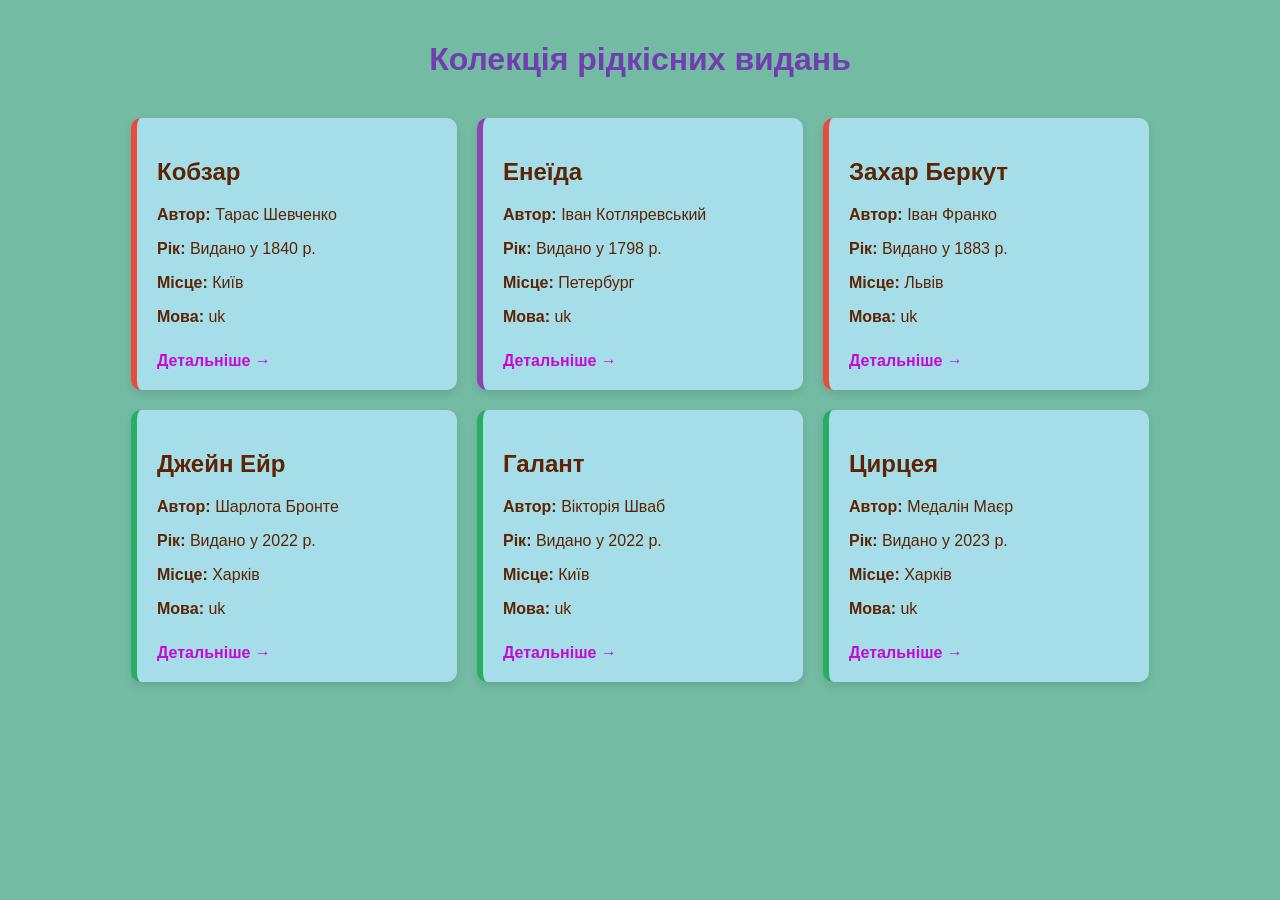
<file: index.html>
<!DOCTYPE html>
<html lang="uk">
<head>
    <meta charset="UTF-8">
    <title>Цифровий архів</title>
    <link rel="stylesheet" href="style.css">
</head>
<body>
    <h1>Колекція рідкісних видань</h1>
    <div class="gallery">

        <div class="card" style="border-left-color: #e74c3c;">
            <h2>Кобзар</h2>
            <p><strong>Автор:</strong> Тарас Шевченко</p>
            <p><strong>Рік:</strong> Видано у 1840 р.</p>
            <p><strong>Місце:</strong> Київ</p>
            <p><strong>Мова:</strong> uk</p>
            <a href="book_1.html">Детальніше →</a>
        </div>
    
        <div class="card" style="border-left-color: #8e44ad;">
            <h2>Енеїда</h2>
            <p><strong>Автор:</strong> Іван Котляревський</p>
            <p><strong>Рік:</strong> Видано у 1798 р.</p>
            <p><strong>Місце:</strong> Петербург</p>
            <p><strong>Мова:</strong> uk</p>
            <a href="book_2.html">Детальніше →</a>
        </div>
    
        <div class="card" style="border-left-color: #e74c3c;">
            <h2>Захар Беркут</h2>
            <p><strong>Автор:</strong> Іван Франко</p>
            <p><strong>Рік:</strong> Видано у 1883 р.</p>
            <p><strong>Місце:</strong> Львів</p>
            <p><strong>Мова:</strong> uk</p>
            <a href="book_3.html">Детальніше →</a>
        </div>
    
        <div class="card" style="border-left-color: #27ae60;">
            <h2>Джейн Ейр</h2>
            <p><strong>Автор:</strong> Шарлота Бронте</p>
            <p><strong>Рік:</strong> Видано у 2022 р.</p>
            <p><strong>Місце:</strong> Харків</p>
            <p><strong>Мова:</strong> uk</p>
            <a href="book_4.html">Детальніше →</a>
        </div>
    
        <div class="card" style="border-left-color: #27ae60;">
            <h2>Галант</h2>
            <p><strong>Автор:</strong> Вікторія Шваб</p>
            <p><strong>Рік:</strong> Видано у 2022 р.</p>
            <p><strong>Місце:</strong> Київ</p>
            <p><strong>Мова:</strong> uk</p>
            <a href="book_5.html">Детальніше →</a>
        </div>
    
        <div class="card" style="border-left-color: #27ae60;">
            <h2>Цирцея</h2>
            <p><strong>Автор:</strong> Медалін Маєр</p>
            <p><strong>Рік:</strong> Видано у 2023 р.</p>
            <p><strong>Місце:</strong> Харків</p>
            <p><strong>Мова:</strong> uk</p>
            <a href="book_6.html">Детальніше →</a>
        </div>
    
    </div>
</body>
</html>
</file>
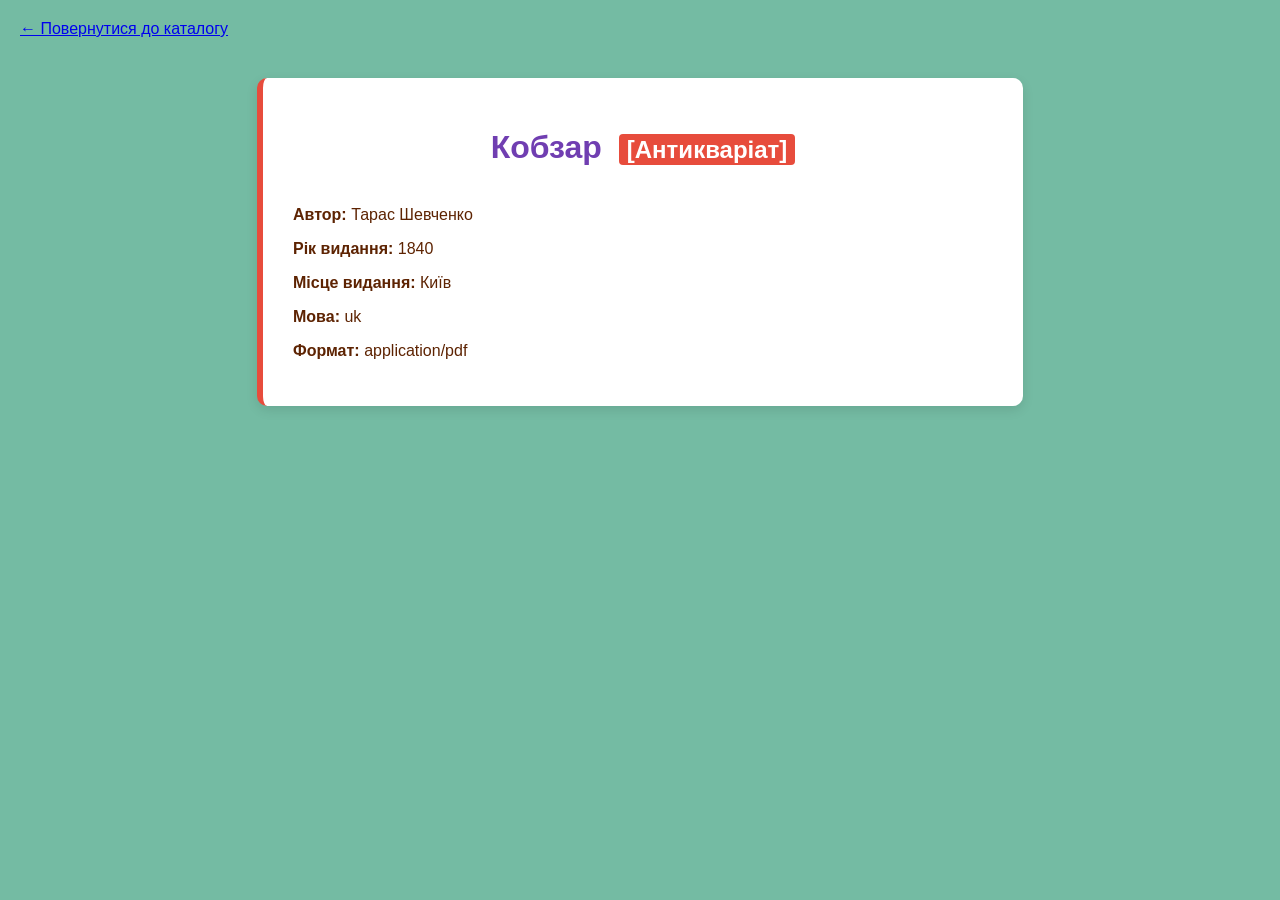
<file: book_1.html>
<!DOCTYPE html>
<html lang="uk">
<head>
    <meta charset="UTF-8">
    <title>Кобзар</title>
    <link rel="stylesheet" href="style.css">
</head>
<body>
    <a href="index.html">← Повернутися до каталогу</a>
    <div class="detail-card" style="border-left-color: #e74c3c;">
        <h1>Кобзар <span class="badge">[Антикваріат]</span></h1>
        <p><strong>Автор:</strong> Тарас Шевченко</p>
        <p><strong>Рік видання:</strong> 1840</p>
        <p><strong>Місце видання:</strong> Київ</p>
        <p><strong>Мова:</strong> uk</p>
        <p><strong>Формат:</strong> application/pdf</p>
    </div>
</body>
</html>
</file>
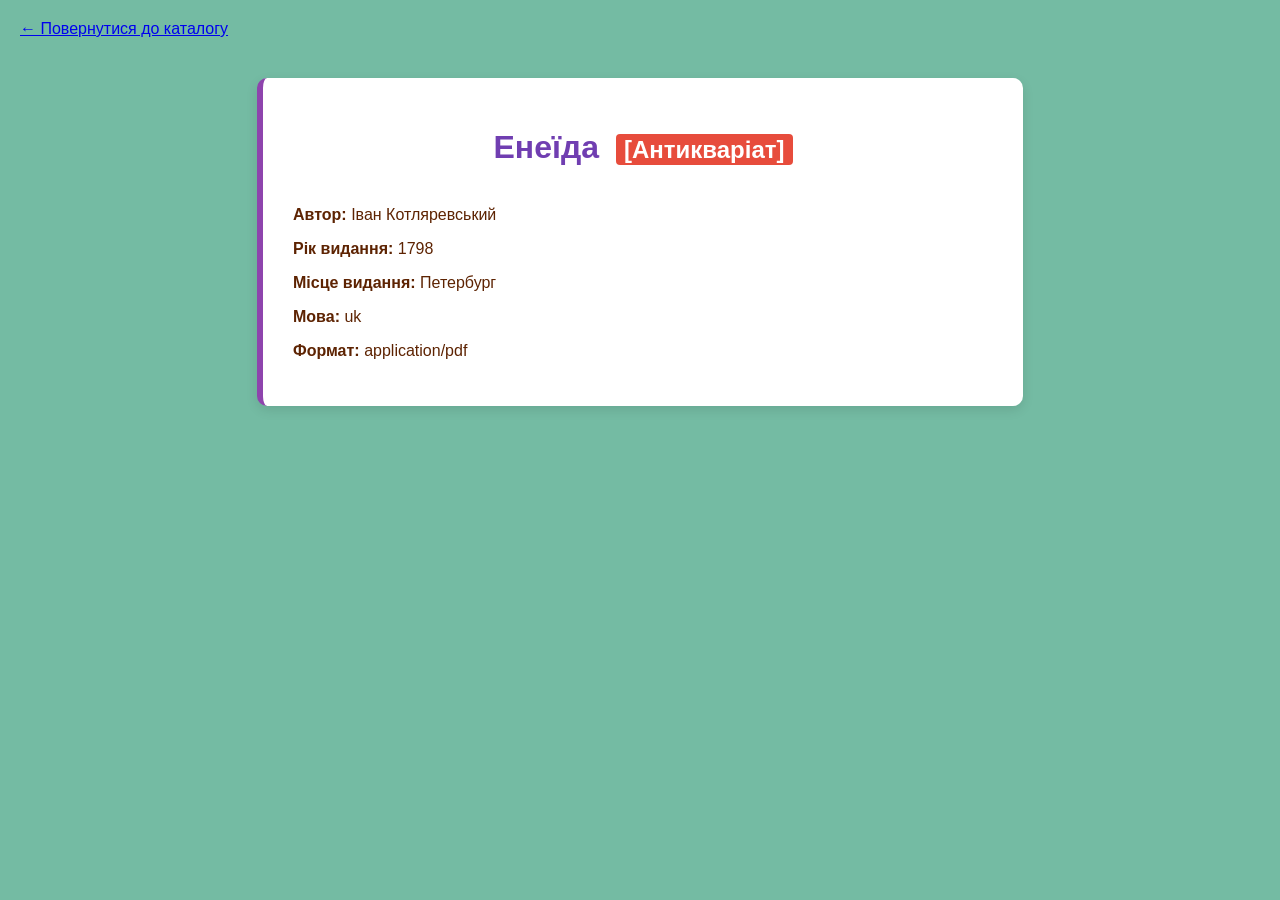
<file: book_2.html>
<!DOCTYPE html>
<html lang="uk">
<head>
    <meta charset="UTF-8">
    <title>Енеїда</title>
    <link rel="stylesheet" href="style.css">
</head>
<body>
    <a href="index.html">← Повернутися до каталогу</a>
    <div class="detail-card" style="border-left-color: #8e44ad;">
        <h1>Енеїда <span class="badge">[Антикваріат]</span></h1>
        <p><strong>Автор:</strong> Іван Котляревський</p>
        <p><strong>Рік видання:</strong> 1798</p>
        <p><strong>Місце видання:</strong> Петербург</p>
        <p><strong>Мова:</strong> uk</p>
        <p><strong>Формат:</strong> application/pdf</p>
    </div>
</body>
</html>
</file>
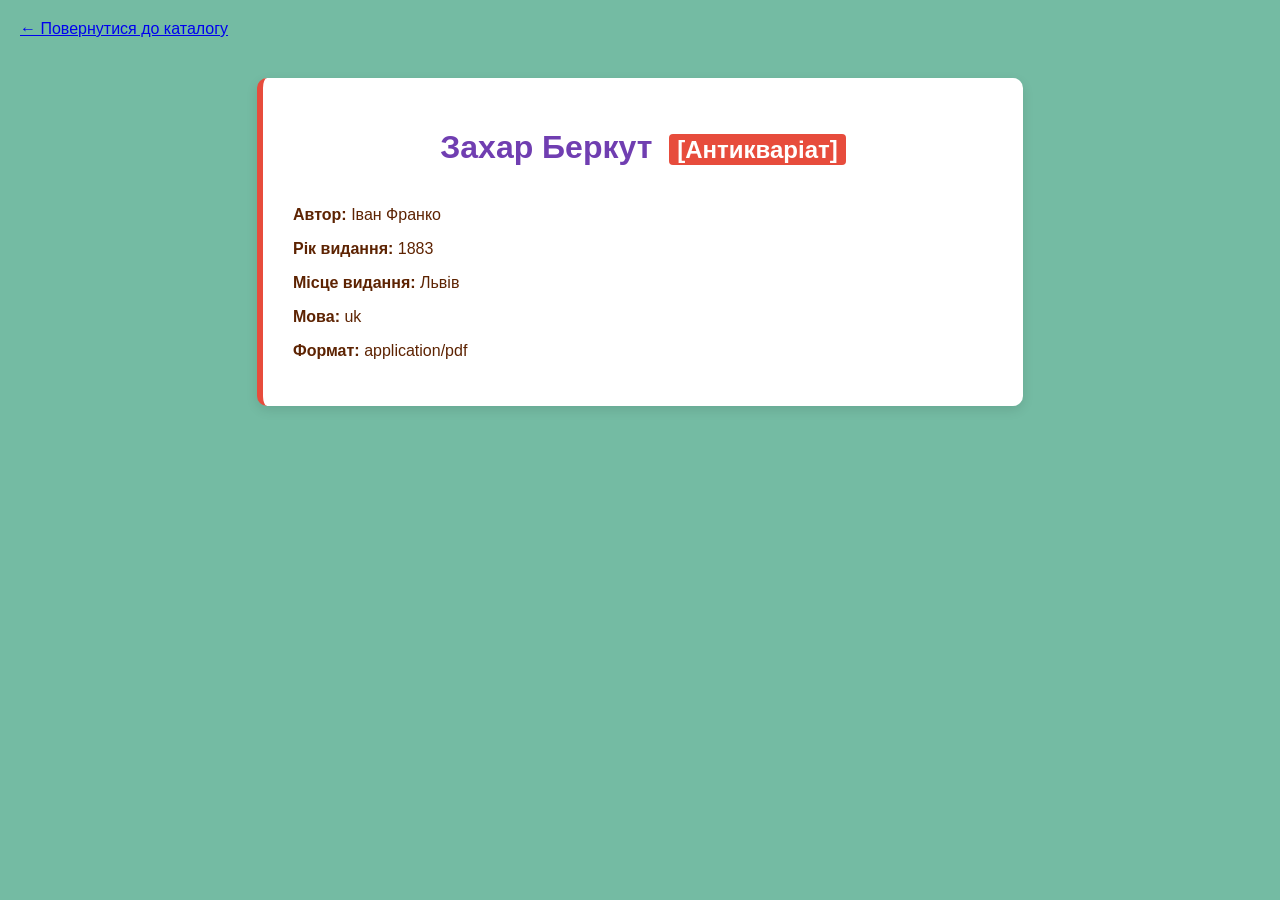
<file: book_3.html>
<!DOCTYPE html>
<html lang="uk">
<head>
    <meta charset="UTF-8">
    <title>Захар Беркут</title>
    <link rel="stylesheet" href="style.css">
</head>
<body>
    <a href="index.html">← Повернутися до каталогу</a>
    <div class="detail-card" style="border-left-color: #e74c3c;">
        <h1>Захар Беркут <span class="badge">[Антикваріат]</span></h1>
        <p><strong>Автор:</strong> Іван Франко</p>
        <p><strong>Рік видання:</strong> 1883</p>
        <p><strong>Місце видання:</strong> Львів</p>
        <p><strong>Мова:</strong> uk</p>
        <p><strong>Формат:</strong> application/pdf</p>
    </div>
</body>
</html>
</file>
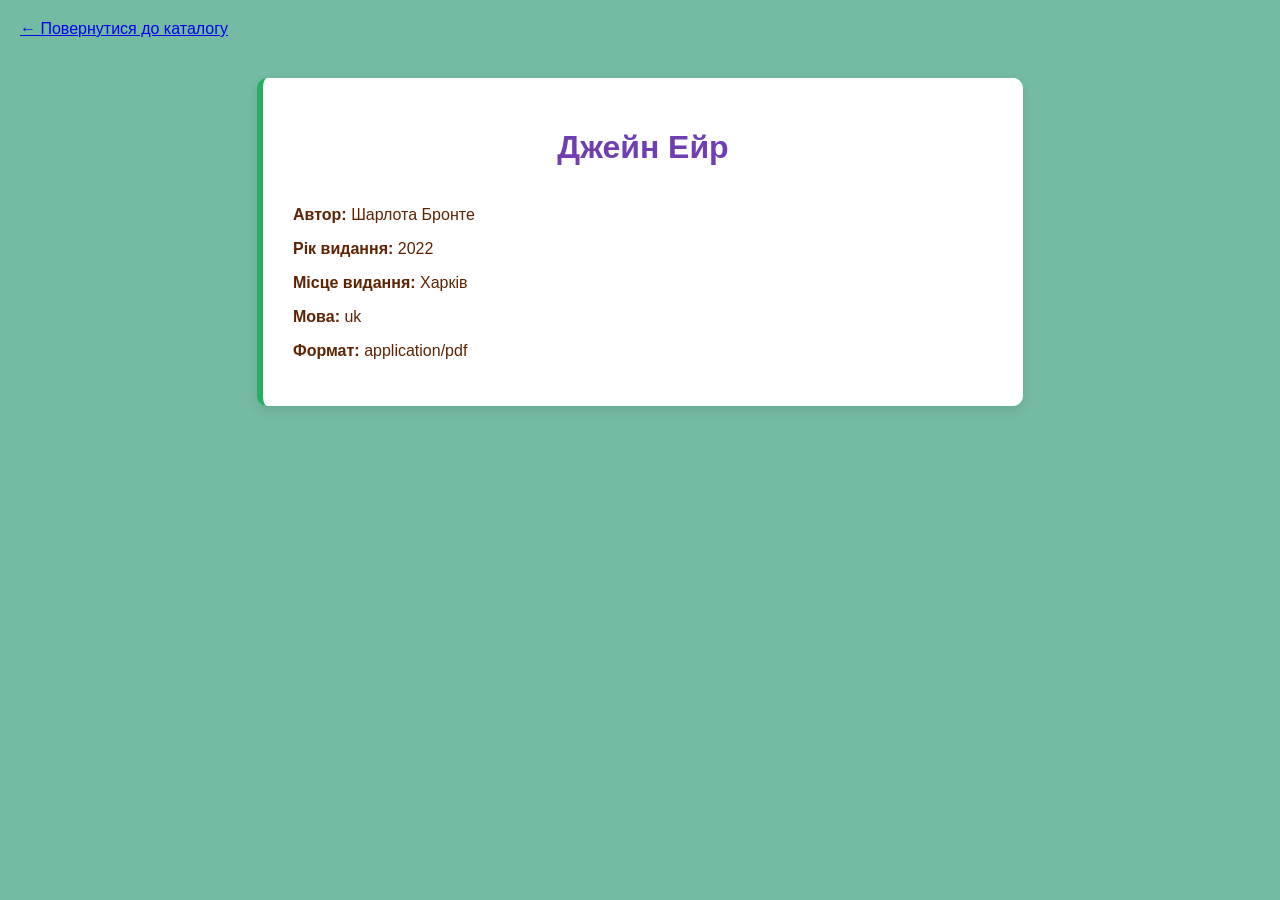
<file: book_4.html>
<!DOCTYPE html>
<html lang="uk">
<head>
    <meta charset="UTF-8">
    <title>Джейн Ейр</title>
    <link rel="stylesheet" href="style.css">
</head>
<body>
    <a href="index.html">← Повернутися до каталогу</a>
    <div class="detail-card" style="border-left-color: #27ae60;">
        <h1>Джейн Ейр </h1>
        <p><strong>Автор:</strong> Шарлота Бронте</p>
        <p><strong>Рік видання:</strong> 2022</p>
        <p><strong>Місце видання:</strong> Харків</p>
        <p><strong>Мова:</strong> uk</p>
        <p><strong>Формат:</strong> application/pdf</p>
    </div>
</body>
</html>
</file>
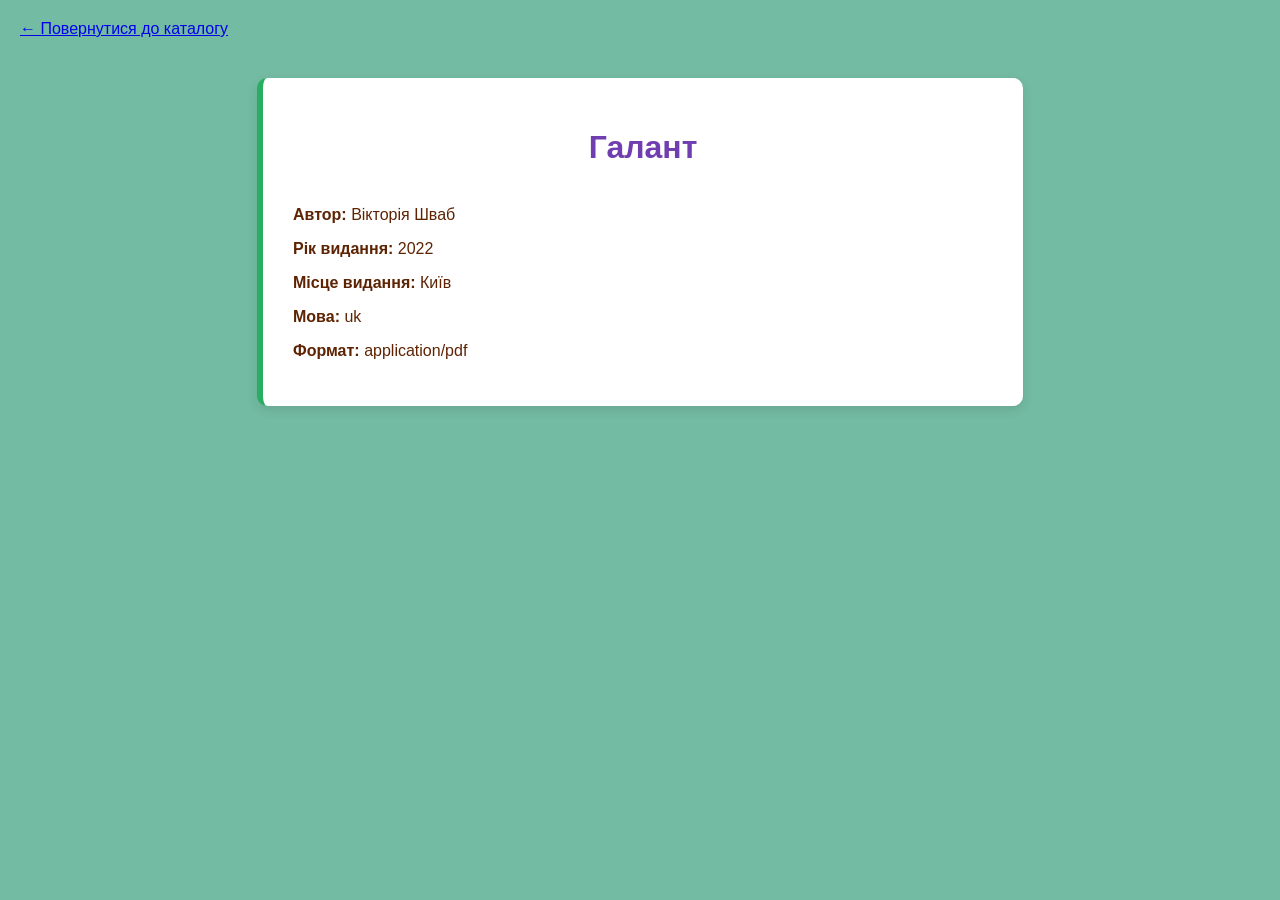
<file: book_5.html>
<!DOCTYPE html>
<html lang="uk">
<head>
    <meta charset="UTF-8">
    <title>Галант</title>
    <link rel="stylesheet" href="style.css">
</head>
<body>
    <a href="index.html">← Повернутися до каталогу</a>
    <div class="detail-card" style="border-left-color: #27ae60;">
        <h1>Галант </h1>
        <p><strong>Автор:</strong> Вікторія Шваб</p>
        <p><strong>Рік видання:</strong> 2022</p>
        <p><strong>Місце видання:</strong> Київ</p>
        <p><strong>Мова:</strong> uk</p>
        <p><strong>Формат:</strong> application/pdf</p>
    </div>
</body>
</html>
</file>
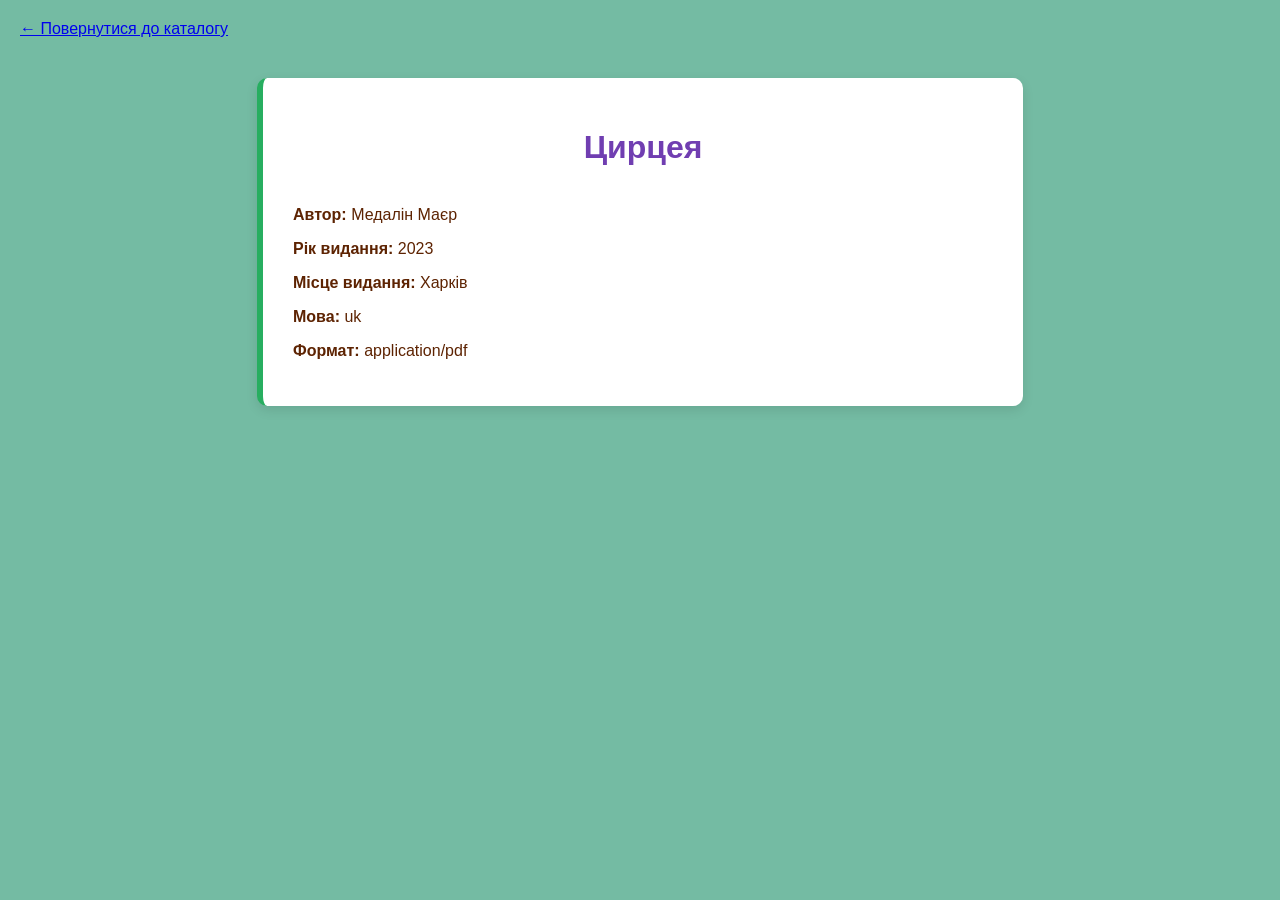
<file: book_6.html>
<!DOCTYPE html>
<html lang="uk">
<head>
    <meta charset="UTF-8">
    <title>Цирцея</title>
    <link rel="stylesheet" href="style.css">
</head>
<body>
    <a href="index.html">← Повернутися до каталогу</a>
    <div class="detail-card" style="border-left-color: #27ae60;">
        <h1>Цирцея </h1>
        <p><strong>Автор:</strong> Медалін Маєр</p>
        <p><strong>Рік видання:</strong> 2023</p>
        <p><strong>Місце видання:</strong> Харків</p>
        <p><strong>Мова:</strong> uk</p>
        <p><strong>Формат:</strong> application/pdf</p>
    </div>
</body>
</html>
</file>
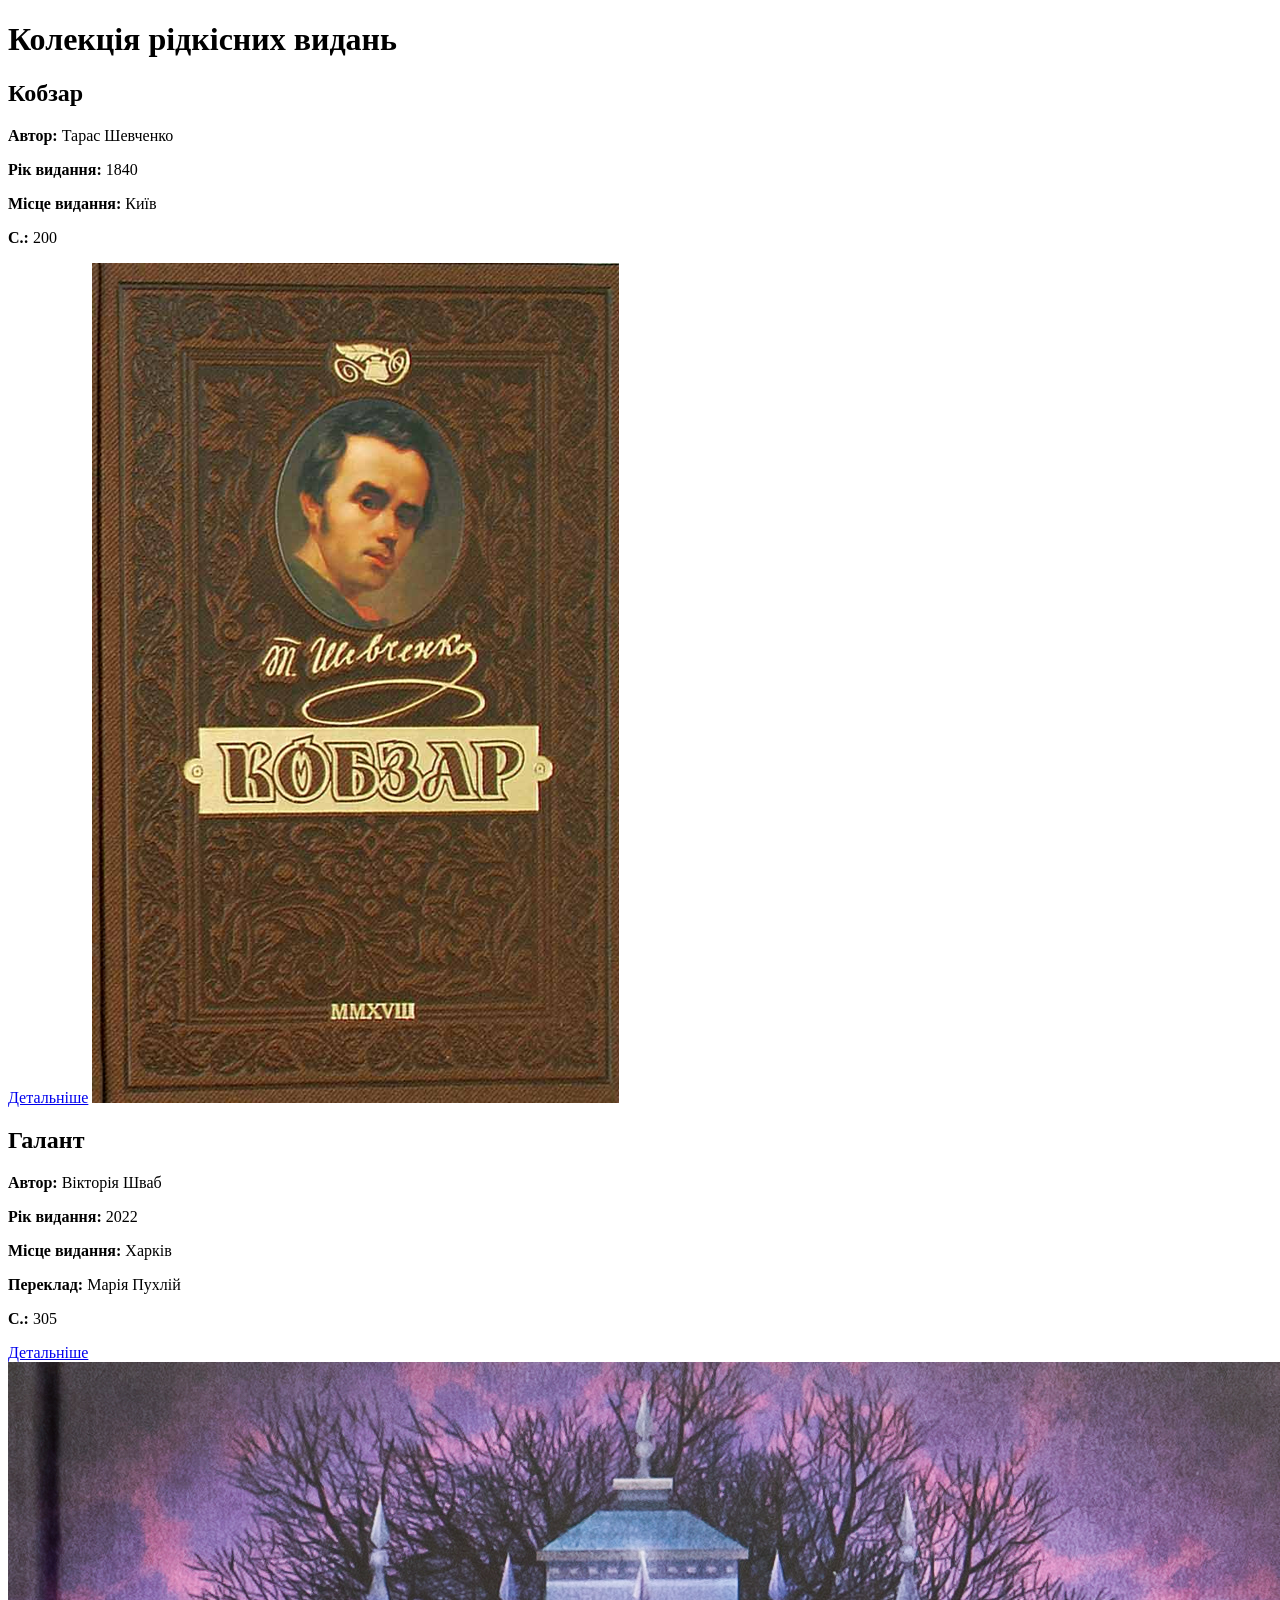
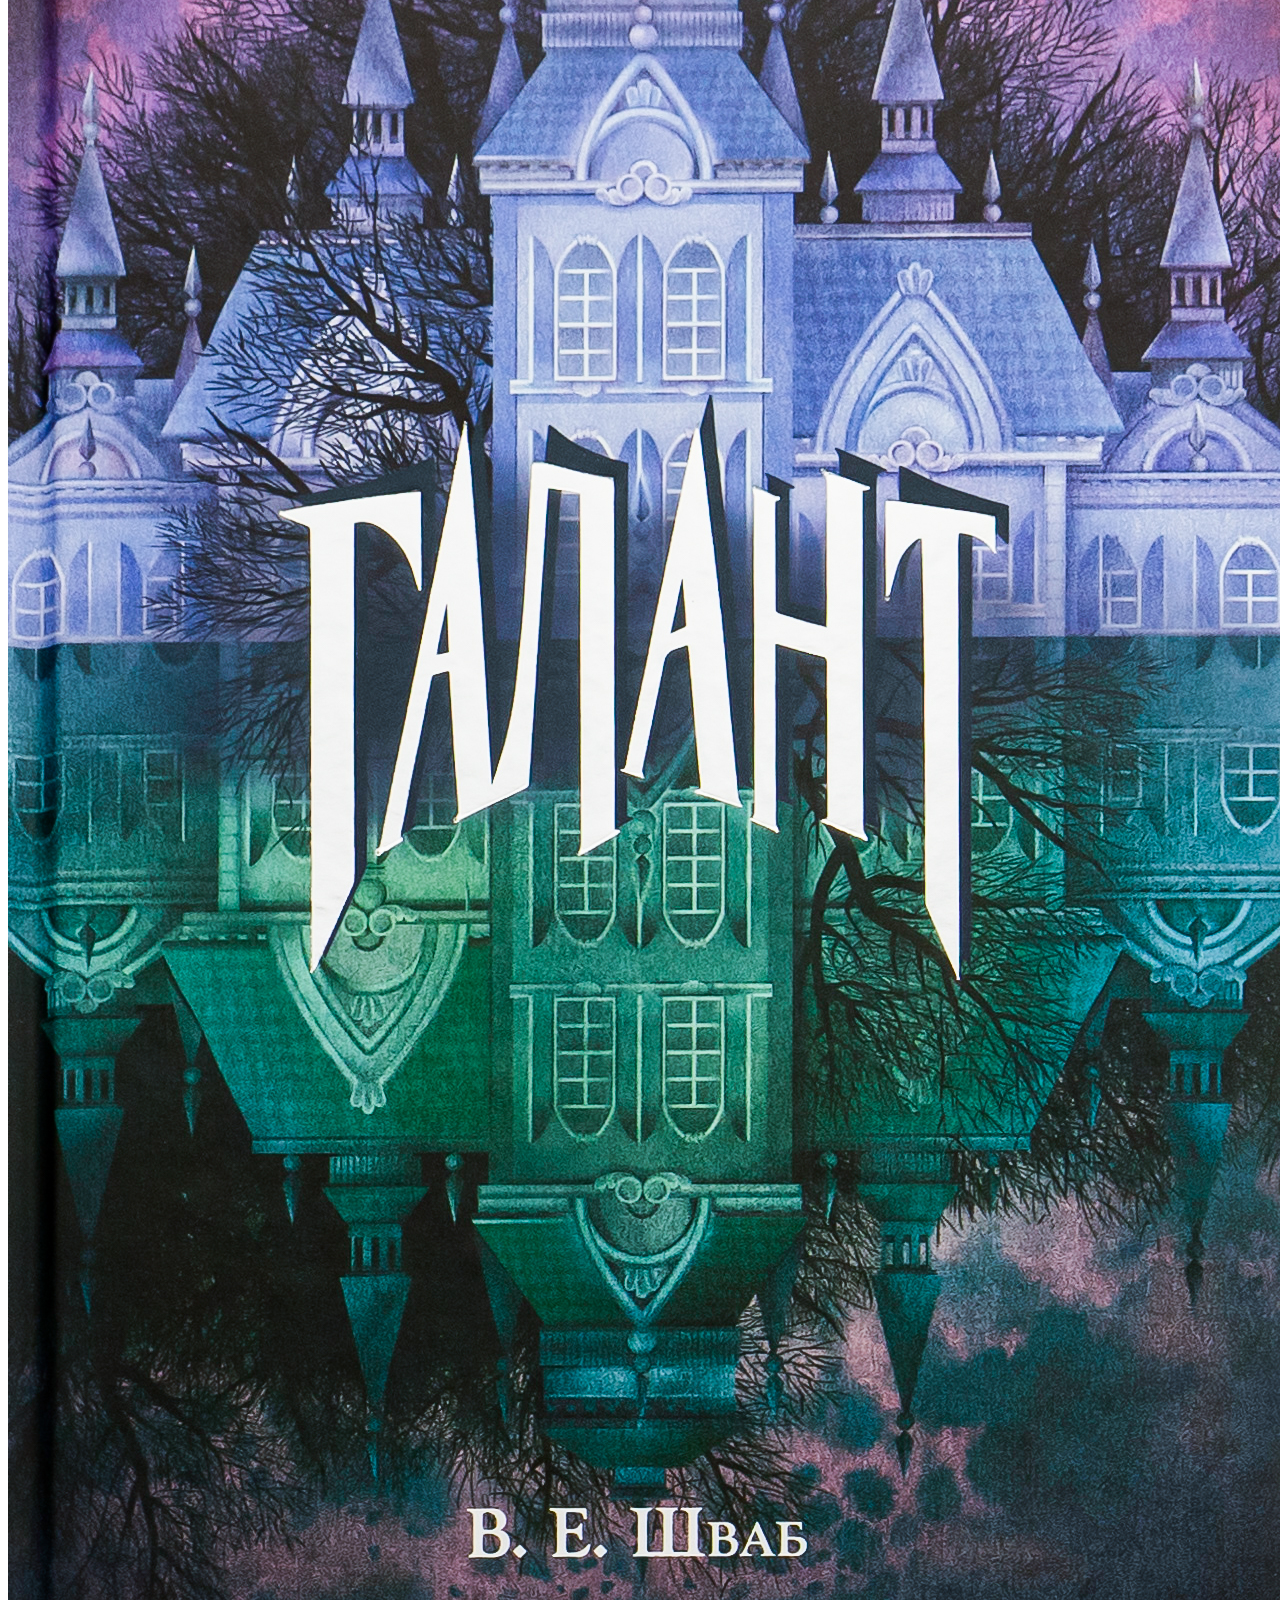
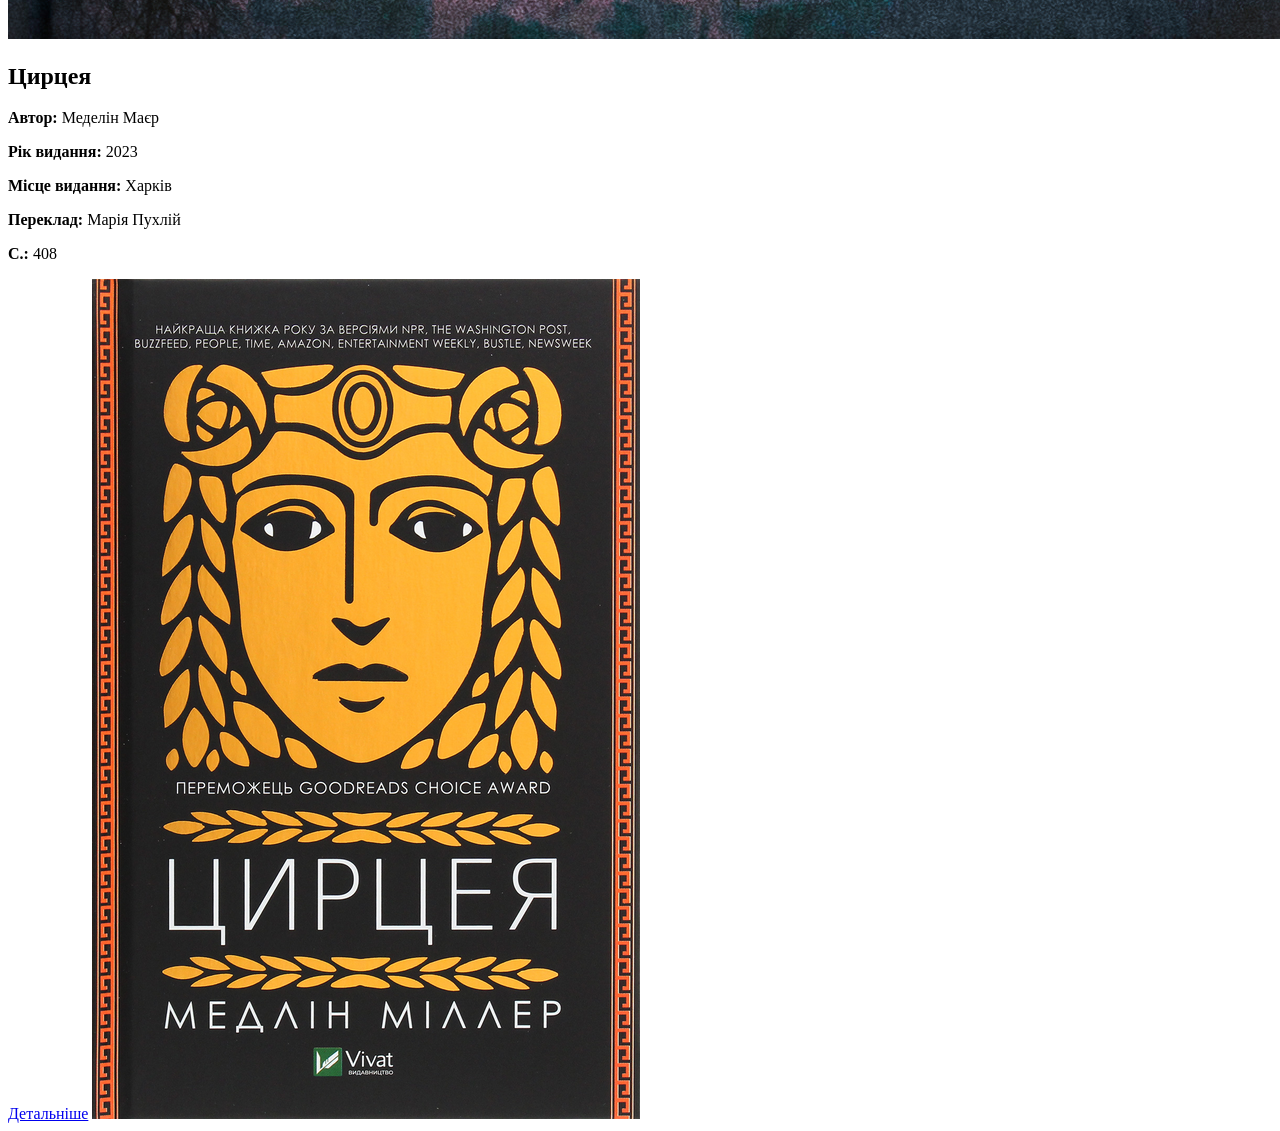
<file: index2.html>
<!DOCTYPE html>
<html lang="uk">
<head>
    <meta charset="UTF-8">
    <title>Цифровий архів: [Прізвище]</title>
</head>
<body>
    <h1>Колекція рідкісних видань</h1>
    <div class="card">
        <h2>Кобзар</h2>
        <p><strong>Автор:</strong> Тарас Шевченко</p>
        <p><strong>Рік видання:</strong> 1840</p>
        <p><strong>Місце видання:</strong> Київ</p>
        <p><strong>С.:</strong> 200</p>
        <a href="https://en.wikipedia.org/wiki/Taras_Shevchenko#Poetic_works">Детальніше</a>
        <img src="pic1.jpg" alt="Кобзар">
    </div>
    <div class="card">
        <h2>Галант</h2>
        <p><strong>Автор:</strong> Вікторія Шваб</p>
        <p><strong>Рік видання:</strong> 2022</p>
        <p><strong>Місце видання:</strong> Харків</p>
        <p><strong>Переклад:</strong> Марія Пухлій</p>
        <p><strong>С.:</strong> 305</p>
        <a href="https://en.wikipedia.org/wiki/V._E._Schwab">Детальніше</a>
        <img src="pic2.jpg" alt="Галант">
    </div>
    <div class="card">
        <h2>Цирцея</h2>
        <p><strong>Автор:</strong> Меделін Маєр</p>
        <p><strong>Рік видання:</strong> 2023</p>
        <p><strong>Місце видання:</strong> Харків</p>
        <p><strong>Переклад:</strong> Марія Пухлій</p>
        <p><strong>C.:</strong> 408</p>
        <a href="https://en.wikipedia.org/wiki/Circe_(novel)">Детальніше</a>
        <img src="pic3.jpg" alt="Цирцея">
    </div>
</body>
</html>
</file>
<file: style.css>
/* Глобальний дизайн сторінки */
body {
    background-color: #74bba3; /* Світлий фон для читабельності */
    font-family: 'Segoe UI', Tahoma, Geneva, Verdana, sans-serif; /* 
Шрифт без зарубок */
    color: #5d2302; /* Темно-сірий колір тексту */
    margin: 0; /* Видалення стандартних відступів браузера */
    padding: 20px; /* Внутрішні відступи сторінки */
}
/* Стилізація головного заголовка */
h1 {
    text-align: center; /* Вирівнювання тексту по центру */
    color: #703eb1; /* Глибокий синьо-сірий колір */
    margin-bottom: 40px; /* Відступ знизу для відокремлення від карток 
*/
}
/* Базовий дизайн картки */
.card {
    background-color: rgb(165, 222, 232); /* Білий фон */
    width: 280px; /* Фіксована ширина */
    padding: 20px; /* Внутрішні відступи */
    border-radius: 10px; /* М'яке заокруглення кутів */
    border-left: 6px solid #d274bb; /* Декоративна зелена смужка зліва 
*/
    
    /* Додавання візуального об'єму */
    box-shadow: 0 4px 8px rgba(0, 0, 0, 0.1); /* Легка базова тінь */
    transition: 0.3s; /* Плавність анімації (зміни станів) */
}
/* Ефект при наведенні мишки */
.card:hover {
    box-shadow: 0 12px 20px rgba(0, 0, 0, 0.15); /* Посилена тінь */
    transform: translateY(-8px); /* Зсув картки по осі Y (вертикалі) вгору на 8 пікселів */
    transform: scale(1.05)

}
/* Налаштування контейнера галереї */
.gallery {
    display: flex; /* Вмикає режим гнучкої сітки */
    justify-content: center; /* Вирівнює елементи по центру сторінки */
    gap: 20px; /* Встановлює відстань між картками */
    flex-wrap: wrap; /* Дозволяє перенесення карток на новий рядок */
}
/* Стиль для детальної сторінки книги */
.detail-card {
    background: white;
    max-width: 700px;
    margin: 40px auto;
    padding: 30px;
    border-radius: 10px;
    border-left: 6px solid #27ae60;
    box-shadow: 0 4px 12px rgba(0,0,0,0.1);
}

/* Мітка [Антикваріат] */
.badge {
    background-color: #e74c3c;
    color: white;
    font-size: 0.75em;
    padding: 2px 8px;
    border-radius: 4px;
    vertical-align: middle;
    margin-left: 8px;
}

/* Посилання «Детальніше» на картці каталогу */
.card a {
    display: inline-block;
    margin-top: 10px;
    color: #c509d6;
    text-decoration: none;
    font-weight: bold;
}
.card a:hover { text-decoration: underline; }
</file>
